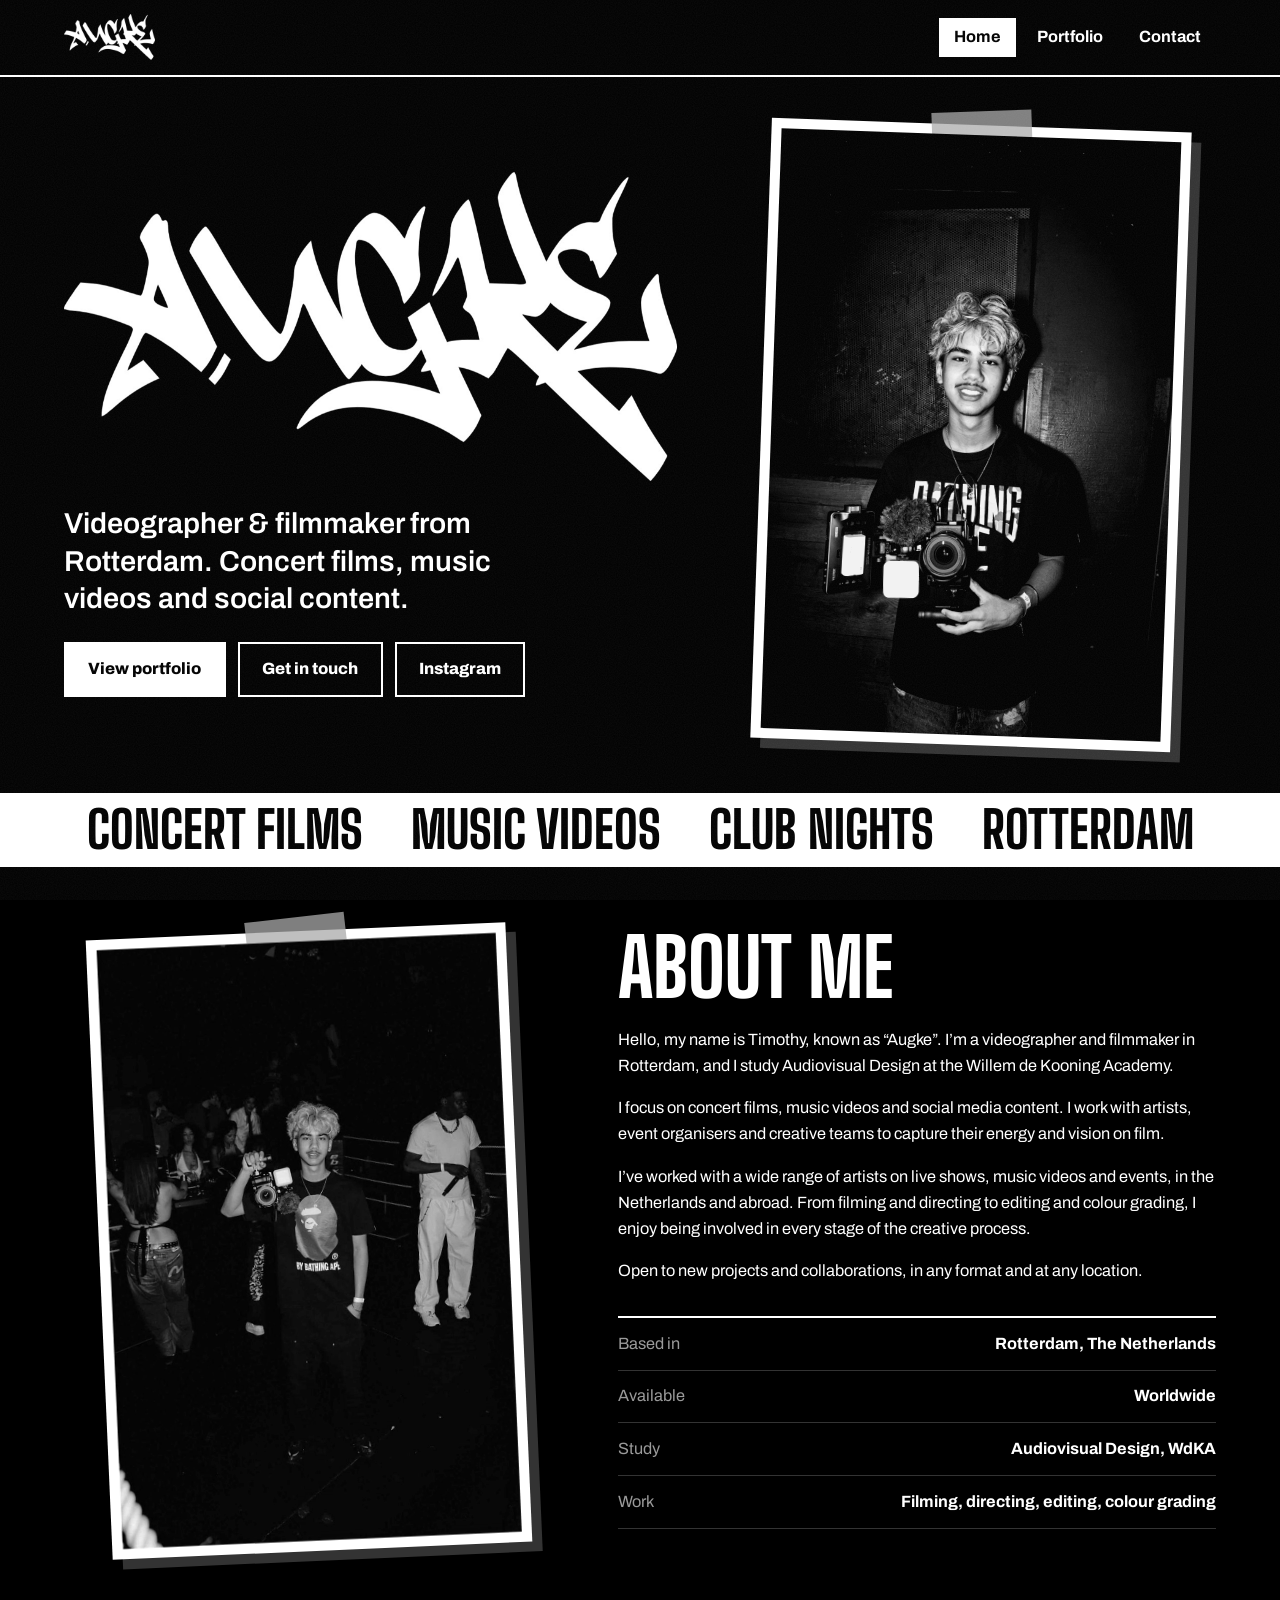
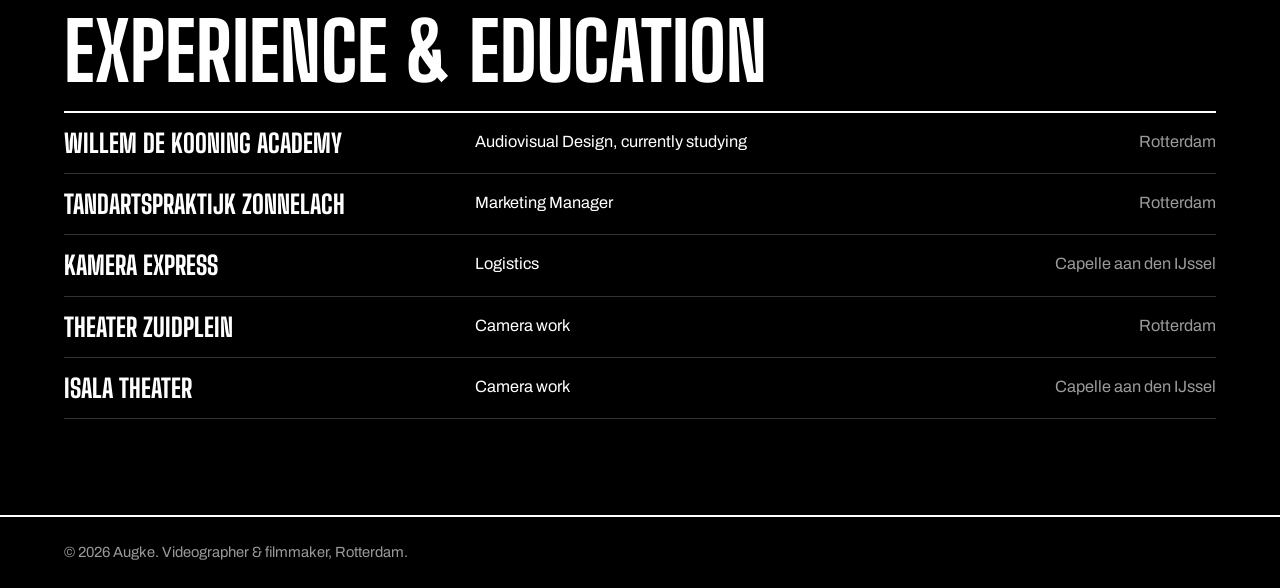
<file: index.html>
<!doctype html><html lang="en"><head><meta charset="utf-8">
<meta name="viewport" content="width=device-width,initial-scale=1"><meta name="theme-color" content="#000000">
<link rel="canonical" href="https://augke.com/">
<link rel="icon" href="favicon.ico?v=2" sizes="48x48"><link rel="icon" type="image/png" href="favicon-512.png?v=2" sizes="512x512"><link rel="apple-touch-icon" href="apple-touch-icon.png?v=2">
<link rel="preconnect" href="https://fonts.googleapis.com"><link rel="preconnect" href="https://fonts.gstatic.com" crossorigin>
<link href="https://fonts.googleapis.com/css2?family=Archivo:wght@400;600;700;800&family=Big+Shoulders+Display:wght@800&display=swap" rel="stylesheet">
<link rel="stylesheet" href="style.css">
<title>Augke</title>
<meta name="description" content="Augke is a videographer and filmmaker from Rotterdam: concert films, music videos and social content.">
</head><body>
<header><div class="wrap"><a class="logo" href="index.html" aria-label="Augke, go to home"><img src="logo.png" alt="Augke"></a><nav aria-label="Main menu"><a href="index.html" aria-current="page">Home</a><a href="portfolio.html">Portfolio</a><a href="contact.html">Contact</a></nav></div></header>
<main>
<div class="wrap hero">
<div>
<h1 class="big"><img src="logo.png" alt="Augke"></h1>
<p class="lead">Videographer &amp; filmmaker from Rotterdam. Concert films, music videos and social content.</p>
<a class="btn" href="portfolio.html">View portfolio</a><a class="btn alt" href="contact.html">Get in touch</a><a class="btn alt" href="https://www.instagram.com/4ugk3" target="_blank" rel="noopener">Instagram</a>
</div>
<figure class="print"><img src="photo-1.jpg" width="900" height="1350" alt="Augke with his camera rig"></figure>
</div>
<div class="strip" aria-hidden="true"><p><span>Concert films</span><span>Music videos</span><span>Club nights</span><span>Rotterdam</span></p></div>
<section class="wrap about" id="about">
<figure class="print left"><img src="photo-2.jpg" width="900" height="1350" alt="Augke filming at a club night" loading="lazy"></figure>
<div>
<h2>About me</h2>
<p>Hello, my name is Timothy, known as “Augke”. I’m a videographer and filmmaker in Rotterdam, and I study Audiovisual Design at the Willem de Kooning Academy.</p>
<p>I focus on concert films, music videos and social media content. I work with artists, event organisers and creative teams to capture their energy and vision on film.</p>
<p>I’ve worked with a wide range of artists on live shows, music videos and events, in the Netherlands and abroad. From filming and directing to editing and colour grading, I enjoy being involved in every stage of the creative process.</p>
<p>Open to new projects and collaborations, in any format and at any location.</p>
<ul class="facts">
<li><span>Based in</span><span>Rotterdam, The Netherlands</span></li>
<li><span>Available</span><span>Worldwide</span></li>
<li><span>Study</span><span>Audiovisual Design, WdKA</span></li>
<li><span>Work</span><span>Filming, directing, editing, colour grading</span></li>
</ul>
</div></section>
<section class="wrap exp" id="experience">
<h2>Experience &amp; education</h2>
<ul class="rows">
<li><span class="org">Willem de Kooning Academy</span><span>Audiovisual Design, currently studying</span><span class="pl">Rotterdam</span></li>
<li><span class="org">Tandartspraktijk Zonnelach</span><span>Marketing Manager</span><span class="pl">Rotterdam</span></li>
<li><span class="org">Kamera Express</span><span>Logistics</span><span class="pl">Capelle aan den IJssel</span></li>
<li><span class="org">Theater Zuidplein</span><span>Camera work</span><span class="pl">Rotterdam</span></li>
<li><span class="org">Isala Theater</span><span>Camera work</span><span class="pl">Capelle aan den IJssel</span></li>
</ul>
</section>
</main>
<footer><div class="wrap">© 2026 Augke. Videographer &amp; filmmaker, Rotterdam.</div></footer>
</body></html>
</file>
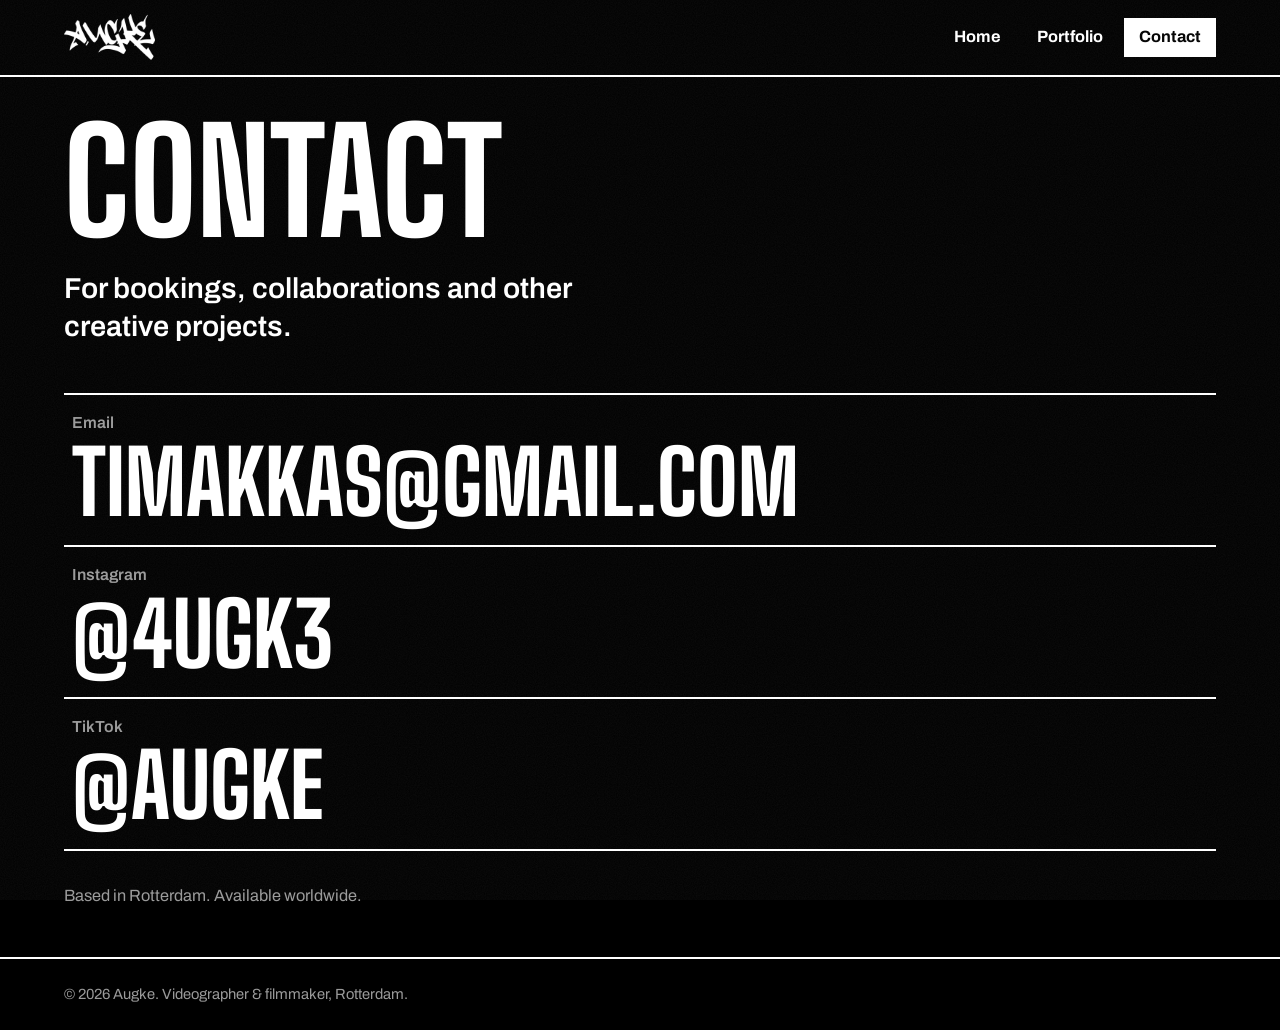
<file: contact.html>
<!doctype html><html lang="en"><head><meta charset="utf-8">
<meta name="viewport" content="width=device-width,initial-scale=1"><meta name="theme-color" content="#000000">
<link rel="canonical" href="https://augke.com/contact.html">
<link rel="icon" href="favicon.ico?v=2" sizes="48x48"><link rel="icon" type="image/png" href="favicon-512.png?v=2" sizes="512x512"><link rel="apple-touch-icon" href="apple-touch-icon.png?v=2">
<link rel="preconnect" href="https://fonts.googleapis.com"><link rel="preconnect" href="https://fonts.gstatic.com" crossorigin>
<link href="https://fonts.googleapis.com/css2?family=Archivo:wght@400;600;700;800&family=Big+Shoulders+Display:wght@800&display=swap" rel="stylesheet">
<link rel="stylesheet" href="style.css">
<title>Augke</title>
<meta name="description" content="Book Augke for concert films, music videos and other creative projects.">
</head><body>
<header><div class="wrap"><a class="logo" href="index.html" aria-label="Augke, go to home"><img src="logo.png" alt="Augke"></a><nav aria-label="Main menu"><a href="index.html">Home</a><a href="portfolio.html">Portfolio</a><a href="contact.html" aria-current="page">Contact</a></nav></div></header>
<main class="wrap">
<h1 class="page-title">Contact</h1>
<p class="lead">For bookings, collaborations and other creative projects.</p>
<div style="margin-top:3rem">
<a class="contact-link" href="mailto:timakkas@gmail.com"><small>Email</small>timakkas@gmail.com</a>
<a class="contact-link" href="https://www.instagram.com/4ugk3" rel="noopener"><small>Instagram</small>@4ugk3</a>
<a class="contact-link" href="https://www.tiktok.com/@augke" rel="noopener"><small>TikTok</small>@augke</a>
</div>
<p style="margin-top:2rem;color:var(--g)">Based in Rotterdam. Available worldwide.</p>
</main>
<footer><div class="wrap">© 2026 Augke. Videographer &amp; filmmaker, Rotterdam.</div></footer>
</body></html>
</file>
<file: style.css>
:root{--b:#000;--w:#fff;--g:#9a9a9a;--l:#333;
--head:'Big Shoulders Display','Arial Narrow',sans-serif;--body:'Archivo','Helvetica Neue',Arial,sans-serif}
*{box-sizing:border-box;margin:0;padding:0}
html{scroll-behavior:smooth}
body{background:var(--b);color:var(--w);font:1.02rem/1.6 var(--body);-webkit-font-smoothing:antialiased;position:relative}
body::after{content:"";position:fixed;inset:0;pointer-events:none;z-index:50;opacity:.09;background:url("data:image/svg+xml;utf8,%3Csvg xmlns='http://www.w3.org/2000/svg' width='220' height='220'%3E%3Cfilter id='n'%3E%3CfeTurbulence type='fractalNoise' baseFrequency='.9' numOctaves='2' stitchTiles='stitch'/%3E%3CfeColorMatrix values='0 0 0 0 1 0 0 0 0 1 0 0 0 0 1 0 0 0 .55 0'/%3E%3C/filter%3E%3Crect width='100%25' height='100%25' filter='url(%23n)'/%3E%3C/svg%3E")}
a{color:inherit}
:focus-visible{outline:3px solid var(--w);outline-offset:3px}
.wrap{max-width:1200px;margin:0 auto;padding:0 1.5rem}
header{border-bottom:2px solid var(--w)}
header .wrap{display:flex;justify-content:space-between;align-items:center;padding-top:.9rem;padding-bottom:.9rem}
.logo img{height:46px;width:auto;display:block}
nav{display:flex;gap:.4rem}
nav a{text-decoration:none;font-weight:700;padding:.3rem .8rem;border:2px solid transparent}
nav a:hover{border-color:var(--w)}
nav a[aria-current]{background:var(--w);color:var(--b)}
h1,h2{font-family:var(--head);font-weight:800;line-height:.9;text-transform:uppercase}
.page-title{font-size:clamp(4rem,14vw,9rem);margin:2.5rem 0 1.5rem}
.lead{font-size:clamp(1.3rem,2.4vw,1.8rem);line-height:1.3;max-width:30ch;font-weight:600}
.btn{display:inline-block;background:var(--w);color:var(--b);padding:.8rem 1.4rem;text-decoration:none;font-weight:800;border:2px solid var(--w);margin:1.5rem .75rem 0 0}
.btn:hover{background:var(--b);color:var(--w)}
.btn.alt{background:none;color:var(--w)}
.btn.alt:hover{background:var(--w);color:var(--b)}
.hero{display:grid;grid-template-columns:1.25fr 1fr;gap:3rem;align-items:center;padding:3rem 0}
.big img{width:100%;height:auto;display:block}
.big{margin-bottom:1.5rem}
.print{position:relative;background:var(--w);padding:10px;box-shadow:10px 10px 0 var(--l);transform:rotate(2deg);max-width:420px;justify-self:center}
.print.left{transform:rotate(-2.5deg)}
.print::before{content:"";position:absolute;top:-14px;left:50%;width:100px;height:28px;margin-left:-50px;background:rgba(170,170,170,.75);transform:rotate(-4deg)}
.print img{display:block;width:100%;height:auto;filter:grayscale(1) contrast(1.25) brightness(.95)}
.strip{background:var(--w);color:var(--b);border-block:2px solid var(--w);overflow:hidden;white-space:nowrap}
.strip p{font:800 clamp(1.8rem,5vw,3.2rem)/1 var(--head);text-transform:uppercase;padding:.6rem 0;display:flex;gap:3rem;justify-content:center}
.about{display:grid;grid-template-columns:.9fr 1.1fr;gap:4rem;padding:4rem 0;align-items:start}
.about h2{font-size:clamp(3rem,7vw,5rem);margin-bottom:1.5rem}
.about p+p{margin-top:1rem}
.facts{list-style:none;border-top:2px solid var(--w);margin-top:2rem}
.facts li{display:flex;justify-content:space-between;gap:1rem;padding:.8rem 0;border-bottom:1px solid var(--l)}
.facts span:first-child{color:var(--g)}
.facts span:last-child{font-weight:700;text-align:right}
.tabs{display:flex;flex-wrap:wrap;gap:.5rem;margin-bottom:2rem}
.tabs button{font:700 1rem var(--body);background:none;border:2px solid var(--w);color:var(--w);padding:.5rem 1rem;cursor:pointer}
.tabs button:hover{background:var(--l)}
.tabs button[aria-pressed=true]{background:var(--w);color:var(--b)}
.grid{display:grid;grid-template-columns:repeat(auto-fill,minmax(300px,1fr));gap:1.5rem;padding-bottom:4rem}
.card{display:flex;flex-direction:column;text-decoration:none;border:2px solid var(--w);background:var(--b)}
a.card:hover{background:var(--w);color:var(--b)}
a.card:hover .info p{color:#444}
.frame{position:relative;aspect-ratio:16/9;display:flex;align-items:flex-end;padding:1rem;font:800 2rem/1 var(--head);text-transform:uppercase;overflow:hidden;color:var(--w);background:repeating-linear-gradient(135deg,#000 0 10px,#151515 10px 20px)}
.frame img{position:absolute;inset:0;width:100%;height:100%;object-fit:cover}
.frame.soon{color:var(--b);background:var(--w)}
.info{padding:1rem;border-top:2px solid currentColor;flex:1}
.info h3{font:700 1.1rem/1.3 var(--body)}
.info p{color:var(--g);font-size:.92rem;margin-top:.3rem}
.info .go{display:block;margin-top:.6rem;font-weight:800;font-size:.92rem}
.tt{padding:1rem 0 4rem;border-top:2px solid var(--w)}
.tt h2{font-size:3.2rem;margin:1.5rem 0 .5rem}
.tt ul{list-style:none;display:grid;grid-template-columns:repeat(auto-fill,minmax(160px,1fr));gap:.75rem;margin-top:1.5rem}
.tt a{display:block;border:2px solid var(--w);padding:.7rem 1rem;text-decoration:none;font-weight:700}
.tt a:hover{background:var(--w);color:var(--b)}
.contact-link{display:block;font:800 clamp(2.2rem,8vw,5.5rem)/1 var(--head);text-transform:uppercase;text-decoration:none;padding:1.2rem .5rem;border-top:2px solid var(--w);overflow-wrap:anywhere}
.contact-link:last-of-type{border-bottom:2px solid var(--w)}
.contact-link small{display:block;font:600 1rem var(--body);text-transform:none;color:var(--g);margin-bottom:.4rem}
.contact-link:hover{background:var(--w);color:var(--b)}
.contact-link:hover small{color:#444}
footer{border-top:2px solid var(--w);padding:1.5rem 0;color:var(--g);font-size:.92rem;margin-top:3rem}
@media(max-width:760px){.hero,.about{grid-template-columns:1fr;gap:3rem}.print{max-width:340px}nav a{padding:.3rem .5rem;font-size:.95rem}.strip p{gap:1.2rem}}
@media(prefers-reduced-motion:reduce){html{scroll-behavior:auto}}

.jump{display:grid;grid-template-columns:repeat(3,1fr);border:2px solid var(--w);margin-bottom:3rem}
.jump a{padding:1rem 1.2rem;text-decoration:none;font:800 clamp(1.1rem,3vw,1.8rem)/1.1 var(--head);text-transform:uppercase;display:flex;gap:.7rem;align-items:baseline;border-right:2px solid var(--w)}
.jump a:last-child{border-right:0}
.jump a:hover{background:var(--w);color:var(--b)}
.jump b{font-size:2.2em;font-weight:800}
.cat{margin-bottom:3rem;scroll-margin-top:1rem}
.cat-head{display:flex;align-items:flex-end;flex-wrap:wrap;gap:0 1.5rem;border-top:2px solid var(--w);padding:1.5rem 0}
.num{font:800 clamp(7rem,22vw,15rem)/.75 var(--head);color:transparent;-webkit-text-stroke:2px var(--w)}
.cat-head h2{font-size:clamp(2.5rem,8vw,5.5rem)}
.count{margin-left:auto;color:var(--g);font-weight:700;padding-bottom:.4rem}
.cat .grid{padding-bottom:1rem}
.badge{position:absolute;top:0;left:0;z-index:2;background:var(--w);color:var(--b);font:800 1.4rem/1 var(--head);width:2.2rem;height:2.2rem;display:grid;place-items:center}
@media(max-width:760px){.jump a{flex-direction:column;gap:0;padding:.8rem;font-size:1rem}.jump b{font-size:2rem}}

.exp{padding-bottom:3rem}
.exp h2{font-size:clamp(3rem,7vw,5rem);margin-bottom:1.5rem}
.rows{list-style:none;border-top:2px solid var(--w)}
.rows li{display:grid;grid-template-columns:1.2fr 1.2fr 1fr;gap:1rem;padding:1rem 0;border-bottom:1px solid var(--l)}
.rows .org{font:800 1.6rem/1.1 var(--head);text-transform:uppercase}
.rows .pl{color:var(--g);text-align:right}
@media(max-width:760px){.rows li{grid-template-columns:1fr;gap:.2rem}.rows .pl{text-align:left}}

.jump{grid-template-columns:repeat(4,1fr)}
.sub{color:var(--g);font-weight:600;margin-bottom:1rem}
.artist{font:800 clamp(1.6rem,4vw,2.4rem)/1 var(--head);text-transform:uppercase;margin:2rem 0 1rem;display:flex;gap:1rem;align-items:baseline;flex-wrap:wrap}
.artist small{font:600 1rem var(--body);color:var(--g);text-transform:none}
@media(max-width:760px){.jump{grid-template-columns:repeat(2,1fr)}.jump a:nth-child(2){border-right:0}.jump a:nth-child(-n+2){border-bottom:2px solid var(--w)}}

.frame::before{content:"";position:absolute;inset:0;background:url(logo.png) center 38%/50% no-repeat;opacity:.28}
.frame.soon::before{filter:invert(1);opacity:.22}
.frame span:not(.badge){position:relative;font-size:clamp(1.4rem,3.6vw,1.9rem);line-height:.98;max-width:100%}

/* telefoon: compacte kaarten, 2 per rij */
@media(max-width:760px){
.page-title{font-size:clamp(3rem,16vw,5rem);margin:1.5rem 0 1rem}
.jump{margin-bottom:1.5rem}
.cat{margin-bottom:1.5rem}
.cat-head{padding:1rem 0;gap:0 .8rem}
.num{font-size:5rem}
.cat-head h2{font-size:2.2rem}
.count{font-size:.85rem}
.grid{grid-template-columns:repeat(2,1fr);gap:.6rem}
.card{border-width:2px}
.frame{padding:.5rem}
.frame span:not(.badge){font-size:1rem}
.frame::before{background-size:60%}
.badge{width:1.5rem;height:1.5rem;font-size:1rem}
.info{padding:.5rem}
.info h3{font-size:.82rem;line-height:1.25;display:-webkit-box;-webkit-line-clamp:2;-webkit-box-orient:vertical;overflow:hidden}
.info p{font-size:.72rem;margin-top:.2rem;white-space:nowrap;overflow:hidden;text-overflow:ellipsis}
.info .go{display:none}
.artist{margin:1.2rem 0 .6rem;font-size:1.5rem}
.tt{padding-bottom:2rem}
.tt h2{font-size:2.4rem}
.tt ul{grid-template-columns:repeat(3,1fr);gap:.5rem}
.tt a{padding:.5rem;text-align:center;font-size:.9rem}
}

/* telefoon: kolommen mogen nooit breder worden dan het scherm */
@media(max-width:760px){
.grid{grid-template-columns:repeat(2,minmax(0,1fr))}
.card,.info,.frame{min-width:0}
.info h3{overflow-wrap:anywhere}
}

/* 5 categorieen in de balk */
.jump{grid-template-columns:repeat(5,1fr)}
.jump a{font-size:clamp(1rem,2vw,1.6rem)}
@media(max-width:760px){
.jump{grid-template-columns:repeat(2,1fr)}
.jump a{font-size:1rem}
.jump a:nth-child(even){border-right:0}
.jump a:nth-child(odd){border-right:2px solid var(--w)}
.jump a:nth-child(-n+4){border-bottom:2px solid var(--w)}
.jump a:nth-child(5){grid-column:1/-1;border-right:0}
}

.frame span.win{position:absolute;top:0;right:0;z-index:2;background:var(--w);color:var(--b);font:800 1rem/1 var(--head);text-transform:uppercase;padding:.5rem .7rem}
@media(max-width:760px){.frame span.win{font-size:.8rem;padding:.35rem .5rem}.info p.full{white-space:normal}}

.info p.full{white-space:normal}

/* keep side padding on the hero and about sections */
.hero,.about{padding-left:1.5rem;padding-right:1.5rem}
</file>
